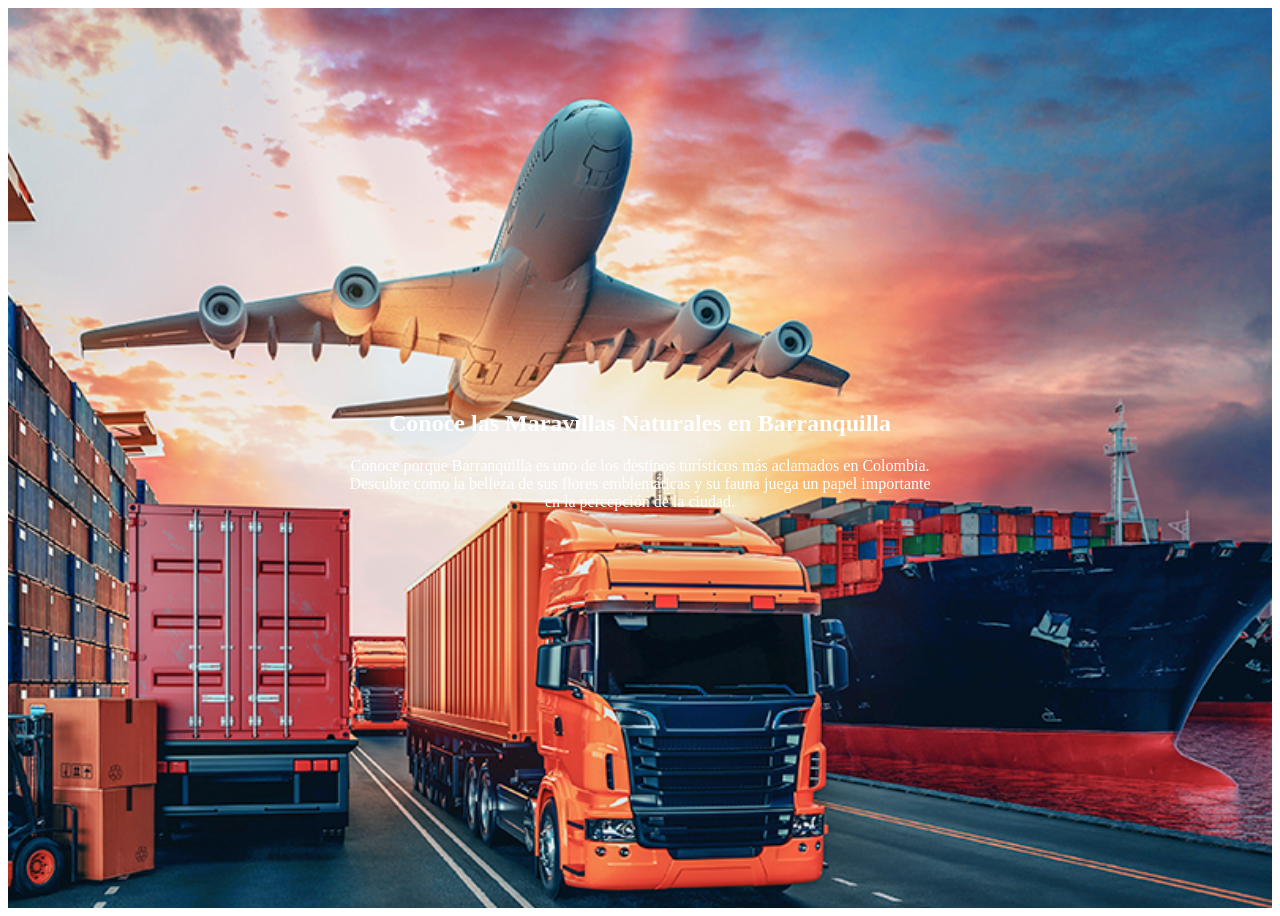
<file: carrousel.html>
<!DOCTYPE html>
<html lang="en">
<head>
    <meta charset="UTF-8">
    <meta name="viewport" content="width=device-width, initial-scale=1.0">
    <link rel="stylesheet" href="/css/prueba.css">
    <title>Document</title>
</head>
<body>
    <div class="contenedor-img1">
        <ul>
            <li>
                <img src="/assets/img-index/6257430.jpg" alt="imagen de fondo">
            </li>
            <li>
                <img src="/assets/img-index/aeropuerto-de-carga.jpg" alt="">
            </li>
            <li>
                <img src="/assets/img-index/BuqueBV.jpg" alt="">
            </li>
            <li>
                <img src="/assets/img-index/puertoBAQ.jpeg" alt="">
            </li>
        </ul>

        <article class="Texto-superpuesto">
            <h2>Conoce las Maravillas Naturales en Barranquilla</h2>
            <p>
                Conoce porque Barranquilla es uno de los destinos turísticos más
                aclamados en Colombia. Descubre como la belleza de sus flores emblemáticas y su fauna juega un papel
                importante
                en la percepción de la ciudad.
            </p>
        </article>
    </div>
</body>
</html>
</file>
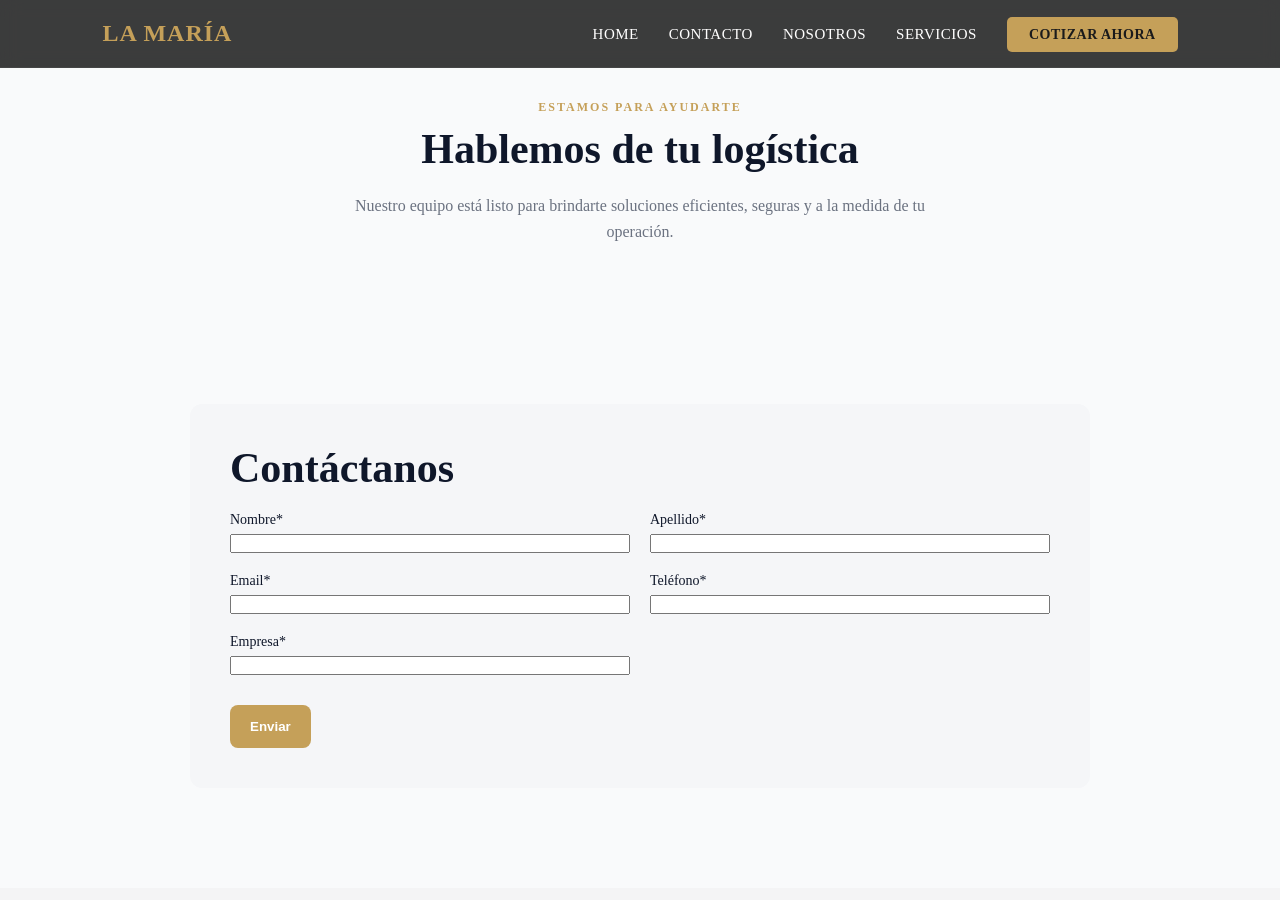
<file: contactos.html>
<!DOCTYPE html>
<html lang="es">
<head>
    <meta charset="UTF-8">
    <meta name="viewport" content="width=device-width, initial-scale=1.0">
    <link rel="stylesheet" href="css/style.css"> 
    <link rel="stylesheet" href="css/index.css">
    <title>Inicio | Contactos</title>
</head>
<body>
    <header>
        <nav class="nav-bar">
            <div class="logo"> 
                <h1>La maría</h1>
            </div>
            <ul class="nav-list">
                <li class="items"><a href="index.html">Home</a></li>
                <li class="items"><a href="contactos.html">Contacto</a></li>
                <li class="items"><a href="nosotros.html">Nosotros</a></li>
                <li class="items"><a href="productos.html">Servicios</a></li>
                <li><a href="productos.html" class="cta-button">Cotizar Ahora</a></li>
            </ul>
        </nav>
    </header>

    <section class="contacto">
    <div class="container-contacto">
        <p class="contacto-subtitle">ESTAMOS PARA AYUDARTE</p>
        <h1 class="contacto-title">
        Hablemos de tu logística
        </h1>
        <p class="contacto-text">
        Nuestro equipo está listo para brindarte soluciones eficientes, seguras y a la medida de tu operación.
        </p>
    </div>
    </section>

    <!-- CONTACTOS -->
    <section class="contacto-formulario">
    <div class="container">
        
        <form class="contacto-form">
        <h2 class="contacto-title">Contáctanos</h2>
        <div class="form-grid">
            <div class="form-group">
            <label>Nombre*</label>
            <input type="text" required>
            </div>

            <div class="form-group">
            <label>Apellido*</label>
            <input type="text" required>
            </div>

            <div class="form-group">
            <label>Email*</label>
            <input type="email" required>
            </div>

            <div class="form-group">
            <label>Teléfono*</label>
            <input type="text" required>
            </div>

            <div class="form-group">
            <label>Empresa*</label>
            <input type="text" required>
            </div>
        </div>

        <button type="submit" class="btn-contacto">
            Enviar
        </button>
        </form>
    </div>
    </section>
</body>
</html>
</file>
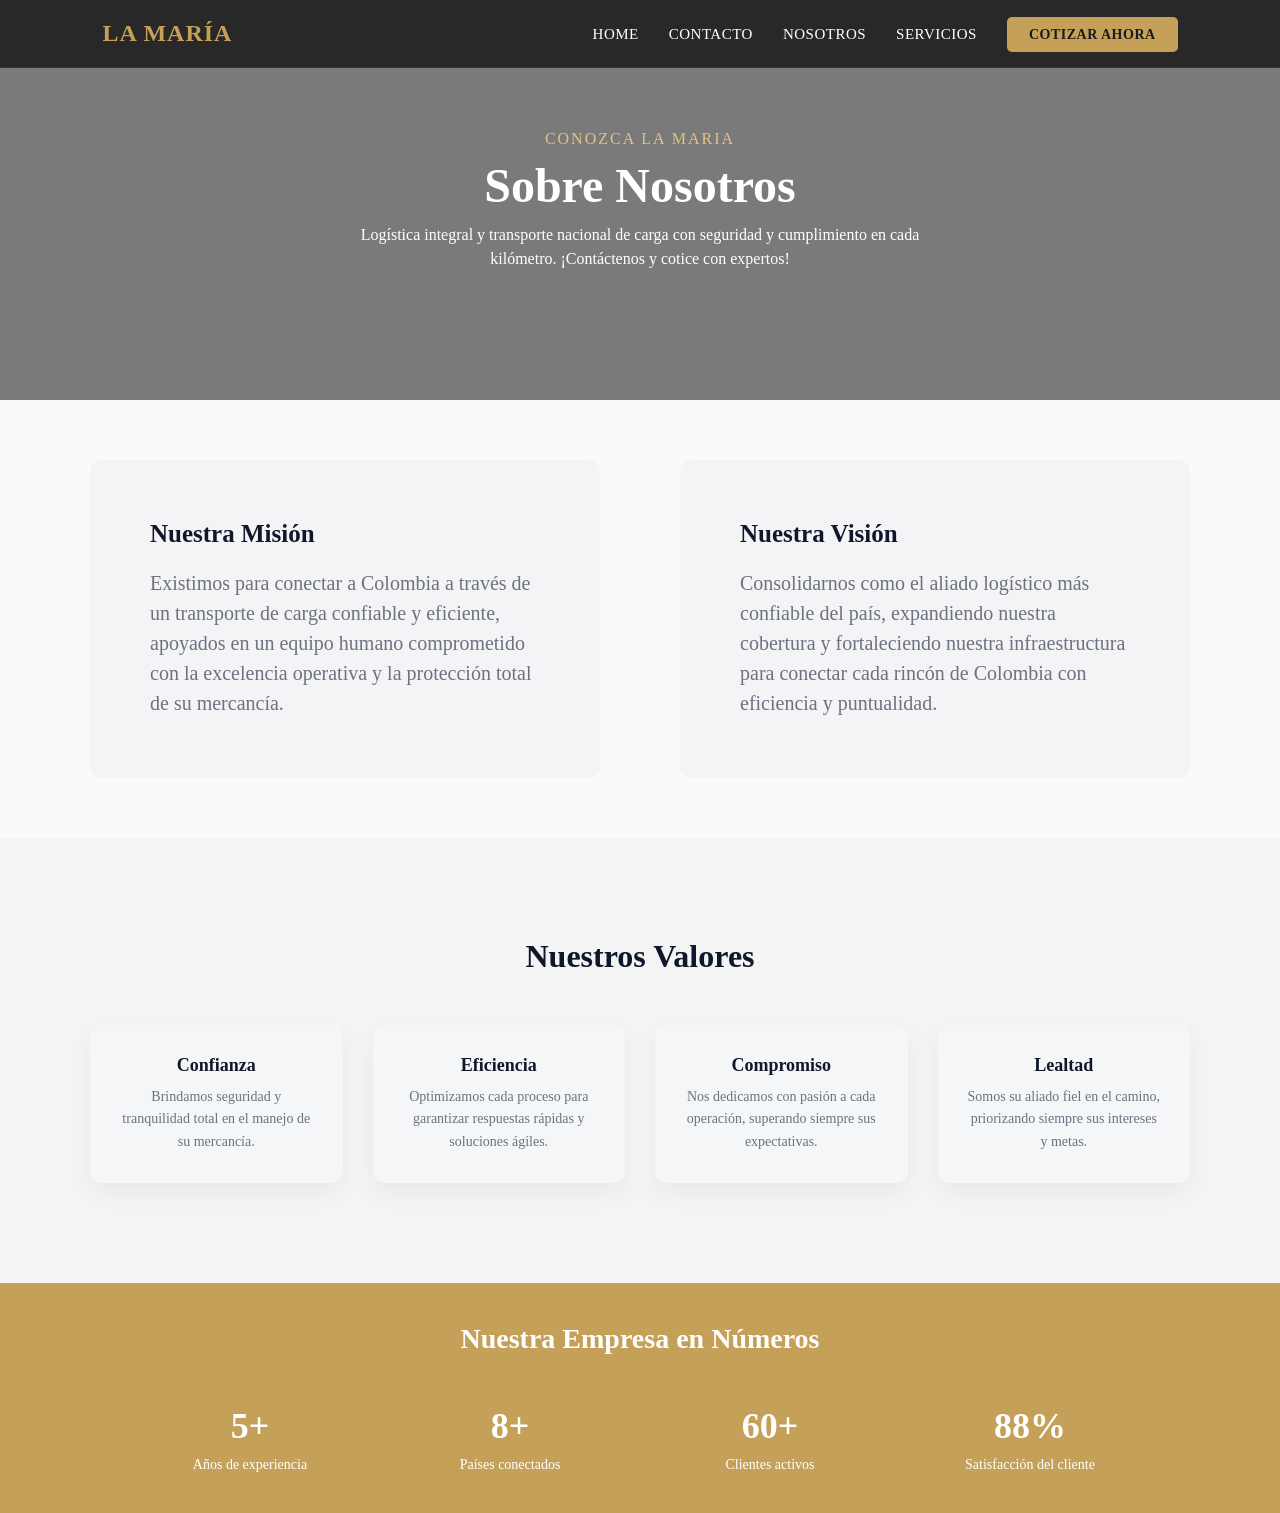
<file: nosotros.html>
<!doctype html>
<html lang="es">
  <head>
    <meta charset="UTF-8" />
    <meta name="viewport" content="width=device-width, initial-scale=1.0" />
    <title>Inicio | Sobre Nosotros</title>
    <link rel="stylesheet" href="css/style.css" />
    <link rel="stylesheet" href="css/index.css">
  </head>

  <body>

    <header>
        <nav class="nav-bar">
            <div class="logo"> 
                <h1>La maría</h1>
            </div>
            <ul class="nav-list">
                <li class="items"><a href="index.html">Home</a></li>
                <li class="items"><a href="contactos.html">Contacto</a></li>
                <li class="items"><a href="nosotros.html">Nosotros</a></li>
                <li class="items"><a href="productos.html">Servicios</a></li>
                
                <li><a href="productos.html" class="cta-button">Cotizar Ahora</a></li>
            </ul>
        </nav>
    </header>

    <!-- NOSOTROS -->
    <section class="contenedor-nosotros">
      <div class="contenido-nosotros">
        <p class="subtitulo">CONOZCA LA MARIA</p>
        <h1>Sobre Nosotros</h1>
        <p class="descripcion">
          Logística integral y transporte nacional de carga con seguridad y
          cumplimiento en cada kilómetro. ¡Contáctenos y cotice con expertos!
        </p>
      </div>
    </section>

    <!-- MISIÓN Y VISIÓN -->

    <section class="mision-vision">
      <div class="mv-contenedor">
        <div class="mv-tarjeta">
          <h2>Nuestra Misión</h2>
          <p>
            Existimos para conectar a Colombia a través de un transporte de
            carga confiable y eficiente, apoyados en un equipo humano
            comprometido con la excelencia operativa y la protección total de su
            mercancía.
          </p>
        </div>

        <div class="mv-tarjeta">
          <h2>Nuestra Visión</h2>
          <p>
            Consolidarnos como el aliado logístico más confiable del país,
            expandiendo nuestra cobertura y fortaleciendo nuestra
            infraestructura para conectar cada rincón de Colombia con eficiencia
            y puntualidad.
          </p>
        </div>
      </div>
    </section>

    <!-- VALORES -->
    <section class="valores">
      <h2>Nuestros Valores</h2>

      <div class="valores-contenedor">
        <div class="valor-tarjeta">
          <h3>Confianza</h3>
          <p>
            Brindamos seguridad y tranquilidad total en el manejo de su
            mercancía.
          </p>
        </div>

        <div class="valor-tarjeta">
          <h3>Eficiencia</h3>
          <p>
            Optimizamos cada proceso para garantizar respuestas rápidas y
            soluciones ágiles.
          </p>
        </div>

        <div class="valor-tarjeta">
          <h3>Compromiso</h3>
          <p>
            Nos dedicamos con pasión a cada operación, superando siempre sus
            expectativas.
          </p>
        </div>

        <div class="valor-tarjeta">
          <h3>Lealtad</h3>
          <p>
            Somos su aliado fiel en el camino, priorizando siempre sus intereses
            y metas.
          </p>
        </div>
      </div>
    </section>

    <!-- ESTADÍSTICAS -->
    <section class="estadisticas">
      <h2>Nuestra Empresa en Números</h2>

      <div class="stats-contenedor">
        <div class="stat-tarjeta">
          <span class="stat-numero">5+</span>
          <p class="stat-etiqueta">Años de experiencia</p>
        </div>

        <div class="stat-tarjeta">
          <span class="stat-numero">8+</span>
          <p class="stat-etiqueta">Países conectados</p>
        </div>

        <div class="stat-tarjeta">
          <span class="stat-numero">60+</span>
          <p class="stat-etiqueta">Clientes activos</p>
        </div>

        <div class="stat-tarjeta">
          <span class="stat-numero">88%</span>
          <p class="stat-etiqueta">Satisfacción del cliente</p>
        </div>
      </div>
    </section>
  </body>
</html>
</file>
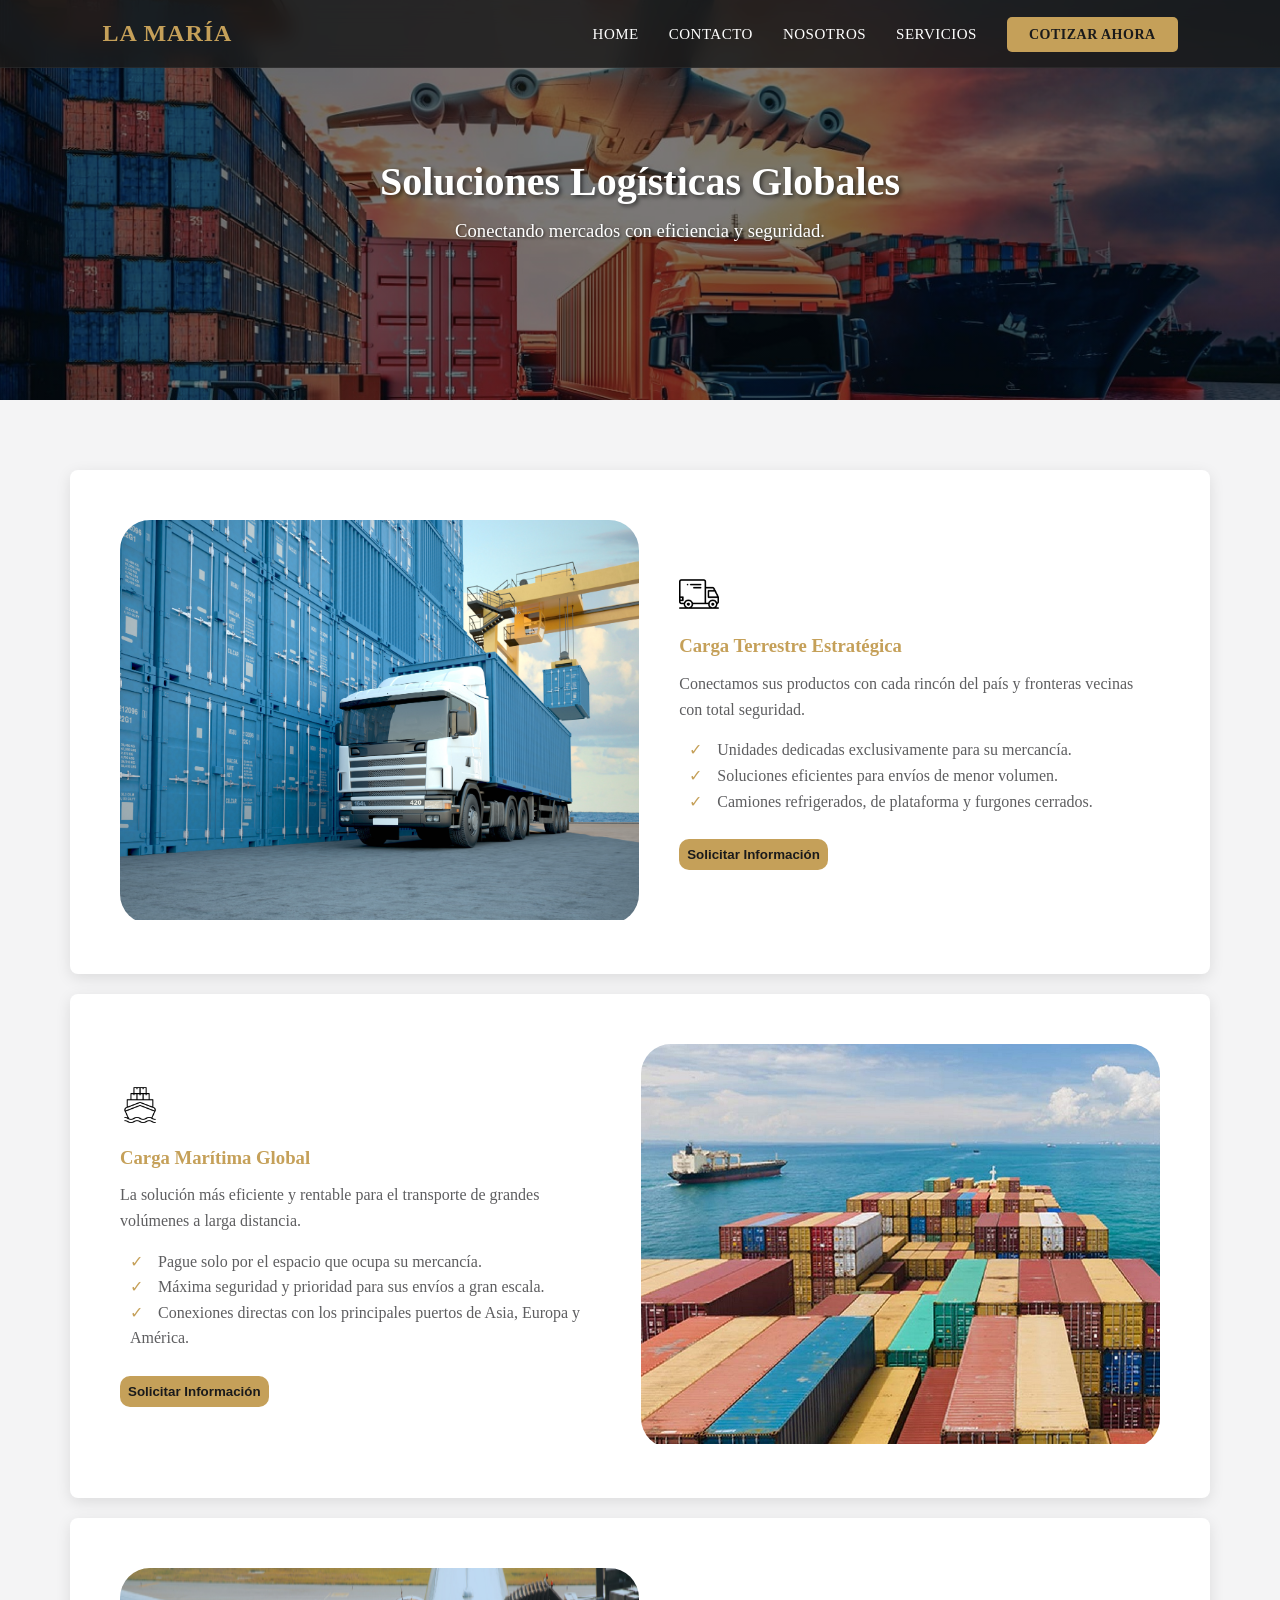
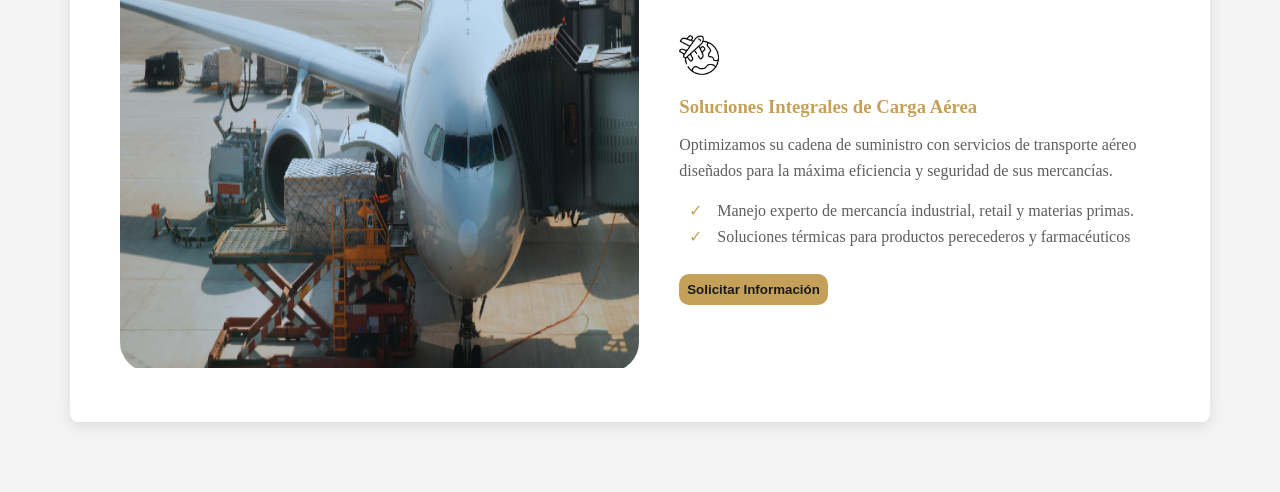
<file: productos.html>
<!DOCTYPE html>
<html lang="en">
<head>
    <meta charset="UTF-8">
    <meta name="viewport" content="width=device-width, initial-scale=1.0">
    <title>Productos</title>
    <link rel="stylesheet" href="css/producto.css">
    <link rel="stylesheet" href="css/style.css">
</head>

<body>
    <header>
        <nav class="nav-bar">
            <div class="logo"> 
                <h1>La maría</h1>
            </div>
            <ul class="nav-list">
                <ul class="nav-list">
                    <li class="items"><a href="index.html">Home</a></li>
                    <li class="items"><a href="contactos.html">Contacto</a></li>
                    <li class="items"><a href="nosotros.html">Nosotros</a></li>
                    <li class="items"><a href="productos.html">Servicios</a></li>
                </ul>
                <li><a href="productos.html" class="cta-button">Cotizar Ahora</a></li>
            </ul>
        </nav>
    </header>
    

    <main class="servicios-main">

        <section class="servicio-enc">

            <h1>Soluciones Logísticas Globales</h1>

            <p>Conectando mercados con eficiencia y seguridad.</p>

        </section>
    
        <section class="servicios-grid-container">

            <article class="servicio-item">

                <div class="servicio-img">
                    <img src="assets/img/CONTENEDOR_SEGURO.jpg" alt="">
                </div>

                <div class="servicio-info">
                    
                    <div class="contenedor-icono">
                        <img class="icono" src="assets/icon/camion.png" alt="icono-camion">

                    </div>
                    
                    <h3>Carga Terrestre Estratégica</h3>

                    <p>Conectamos sus productos con cada rincón del país y fronteras vecinas con total seguridad.</p>

                    <ul class="check-list">
                        <li>Unidades dedicadas exclusivamente para su mercancía.</li>
                        <li>Soluciones eficientes para envíos de menor volumen.</li>
                        <li>Camiones refrigerados, de plataforma y furgones cerrados.</li>
                    </ul>

                    <button> Solicitar Información </button>
                </div>

            </article>

            <article class="servicio-item reverse">

                <div class="servicio-img">
                    <img src="assets/img/transporte-marítimo.jpg" alt="">
                </div>

                <div class="servicio-info">

                    <div class="contenedor-icono">
                        <img class="icono" src="assets/icon/barco-de-carga.png" alt="icono-camion">

                    </div>

                    <h3>Carga Marítima Global</h3>

                    <p>La solución más eficiente y rentable para el transporte de grandes volúmenes a larga distancia.</p>

                    <ul class="check-list">
                        <li>Pague solo por el espacio que ocupa su mercancía.</li>
                        <li>Máxima seguridad y prioridad para sus envíos a gran escala.</li>
                        <li>Conexiones directas con los principales puertos de Asia, Europa y América.</li>
                    </ul>

                    <button> Solicitar Información </button>
                </div>
            </article>

            <article class="servicio-item">

                <div class="servicio-img">
                    <img src="assets/img/palety-2.png" alt="">
                </div>

                <div class="servicio-info">

                    <div class="contenedor-icono">
                        <img class="icono" src="assets/icon/viajes.png" alt="icono-camion">

                    </div>

                    <h3>Soluciones Integrales de Carga Aérea</h3>

                    <p>Optimizamos su cadena de suministro con servicios de transporte aéreo diseñados para la máxima eficiencia y seguridad de sus mercancías.</p>

                    <ul class="check-list">
                        <li>Manejo experto de mercancía industrial, retail y materias primas.</li>
                        <li>Soluciones térmicas para productos perecederos y farmacéuticos</li>
                    </ul>

                    <button> Solicitar Información </button>
                </div>
            </article>
                

        </section>

    </main>


</body>
</html>
</file>
<file: css/prueba.css>
.contenedor-img1 {
    width: 100%;
    height: 900px;
    overflow: hidden;
    position: relative;
}

.contenedor-img1 ul {
    display: flex;
    width: 400%;
    height: 400px;
    margin: 0;
    padding: 0;
    animation: cambio 20s infinite alternate ease;
}

.contenedor-img1 li {
    list-style: none;
    width: 25%;
    height: 100%;
}

.contenedor-img1 img {
    width: 100%;
    height: 900px;
    object-fit: cover;
    display: block;
}

.Texto-superpuesto{
    color: #ffffff;
    position: absolute;
    top: 50%;
    left: 50%;
    transform: translate(-50%, -50%);
    padding: 20px;
    border-radius: 30px;
    transition: all 0.4s ease;
}
.Texto-superpuesto:hover{
    background-color: rgba(0, 0, 0, 0.5);

}
.Texto-superpuesto h2{
    text-align: center;
}
.Texto-superpuesto p{
    text-align: center;
}
@keyframes cambio {
    0% { margin-left: 0%; }
    20% { margin-left: 0%; }

    25% { margin-left: -100%; }
    45% { margin-left: -100%; }

    50% { margin-left: -200%; }
    70% { margin-left: -200%; }

    75% { margin-left: -300%; }
    100% { margin-left: -300%; }
}
</file>
<file: css/style.css>
@charset "UTF-8";
* {
  margin: 0;
  padding: 0;
  box-sizing: border-box;
}

:root {
  /* --- COLORES PRIMARIOS (La identidad de la carga y logística) --- */
  --primario-negro: #1A1A1B;
  /* Para textos, menús y secciones fuertes */
  --primario-blanco: #FFFFFF;
  /* Para fondos limpios y legibilidad */
  --primario-gris-fondo: #F4F4F5;
  /* Para separar secciones (como el footer o cards) */
  /* --- COLORES SECUNDARIOS (El toque Premium y de Acción) --- */
  --secundario-dorado: #C5A059;
  /* El color principal de botones y logos */
  --secundario-dorado-luz: #E2C285;
  /* Para efectos hover o detalles sutiles */
  --secundario-gris-texto: #5E5E60;
  /* Para textos menos importantes (descripciones) */
  --sombra-suave: rgba(0, 0, 0, 0.05);
  --sombra-media: rgba(0, 0, 0, 0.5);
  --sombre-fuerte: rgba(197, 160, 89, 0.2);
  --letra-suave: rgba(255, 255, 255, 0.9);
}

body {
  background-color: var(--primario-gris-fondo);
}

.nav-bar {
  width: 100%;
  position: fixed;
  top: 0;
  left: 0;
  z-index: 900;
  display: flex;
  justify-content: space-between;
  align-items: center;
  padding: 20px 8%;
  background-color: rgba(26, 26, 27, 0.85);
  backdrop-filter: blur(10px);
  border-bottom: 1px solid rgba(255, 255, 255, 0.05);
  transition: all 0.3s ease;
}

.logo h1 {
  color: var(--secundario-dorado);
  font-size: 24px;
  font-weight: 700;
  letter-spacing: 1px;
  text-transform: uppercase;
}

.nav-list {
  list-style: none;
  display: flex;
  align-items: center;
  gap: 30px;
}
.nav-list li a {
  text-decoration: none;
  color: var(--primario-blanco);
  font-size: 15px;
  font-weight: 500;
  text-transform: uppercase;
  letter-spacing: 0.5px;
  transition: color 0.3s ease;
  position: relative;
}
.nav-list li a:hover::after {
  width: 100%;
}
.nav-list li a:hover {
  color: var(--secundario-dorado-luz);
}

.nav-bar .cta-button {
  padding: 10px 22px;
  background-color: var(--secundario-dorado);
  color: var(--primario-negro);
  border-radius: 5px;
  font-weight: 700;
  font-size: 14px;
  text-decoration: none;
  transition: background 0.3s ease, transform 0.2s ease;
}
.nav-bar .cta-button:hover {
  background-color: var(--secundario-dorado-luz);
  color: var(--primario-negro);
  transform: translateY(-2px);
}

/* Nosotros */
.subtitulo {
  color: #E2C285;
  letter-spacing: 2px;
}

.contenedor-nosotros {
  background-image: linear-gradient(rgba(0, 0, 0, 0.5), rgba(0, 0, 0, 0.5)), url("https://plus.unsplash.com/premium_photo-1661963219843-f1a50a6cfcd3?q=80&w=1470&auto=format&fit=crop&ixlib=rb-4.1.0&ixid=M3wxMjA3fDB8MHxwaG90by1wYWdlfHx8fGVufDB8fHx8fA%3D%3D");
  background-size: cover;
  background-position: center;
  display: flex;
  justify-content: center;
  align-items: center;
  height: 400px;
  color: white;
  text-align: center;
}

.contenido-nosotros h1 {
  font-size: 3rem;
  margin: 10px 0;
}

.descripcion {
  max-width: 600px;
  margin-left: auto;
  margin-right: auto;
  line-height: 1.5;
}

/*MISIÓN Y VISIÓN*/
.mision-vision {
  padding: 60px 10px;
  background: #f9fafb;
}

.mv-contenedor {
  display: flex;
  justify-content: center;
  gap: 80px;
  max-width: 1100px;
  margin: 0 auto;
}

.mv-tarjeta {
  flex: 1;
  max-width: 550px;
  background: rgba(243, 243, 245, 0.8156862745);
  padding: 60px;
  border-radius: 12px;
}

.mv-tarjeta h2 {
  font-size: 25px;
  margin-bottom: 20px;
  color: #0f172a;
}

.mv-tarjeta p {
  font-size: 20px;
  line-height: 1.5;
  color: #6b7280;
}

/* Valores */
.valores {
  padding: 100px 20px;
  text-align: center;
  background-color: #F4F4F5;
}

.valores h2 {
  font-size: 32px;
  margin-bottom: 50px;
  color: #0f172a;
}

.valores-contenedor {
  display: grid;
  grid-template-columns: repeat(4, 1fr);
  gap: 30px;
  max-width: 1100px;
  margin: 0 auto;
}

.valor-tarjeta {
  background: #f5f6f8;
  padding: 30px;
  border-radius: 12px;
  box-shadow: 0 10px 25px rgba(0, 0, 0, 0.05);
  transition: 0.3s;
}

.valor-tarjeta h3 {
  font-size: 18px;
  margin-bottom: 10px;
  color: #0f172a;
}

.valor-tarjeta p {
  font-size: 14px;
  color: #6b7280;
  line-height: 1.6;
}

/* Estadisticas */
.estadisticas {
  background: #C5A059;
  color: #ffffff;
  text-align: center;
  padding: 40px 20px;
}

.estadisticas h2 {
  font-size: 28px;
  margin-bottom: 50px;
}

.stats-contenedor {
  display: grid;
  grid-template-columns: repeat(4, 1fr);
  max-width: 1000px;
  margin: 0 auto;
  gap: 40px;
}

.stat-tarjeta {
  display: flex;
  flex-direction: column;
  align-items: center;
}

.stat-numero {
  font-size: 36px;
  font-weight: bold;
  margin-bottom: 10px;
}

.stat-etiqueta {
  font-size: 14px;
}

/* CONTACTO */
.contacto {
  padding: 100px 20px 60px;
  text-align: center;
  background-color: #f9fafb;
}

.contacto-subtitle {
  color: #C5A059;
  font-size: 12px;
  letter-spacing: 2px;
  margin-bottom: 10px;
  font-weight: bold;
}

.contacto-title {
  font-size: 42px;
  font-weight: bold;
  color: #0f172a;
  margin-bottom: 20px;
}

.contacto-text {
  max-width: 600px;
  margin: 0 auto;
  font-size: 16px;
  color: #6b7280;
  line-height: 1.6;
}

.contacto-formulario {
  padding: 100px 20px;
  background: #f9fafb;
}

.contacto-form {
  background: #f5f6f8;
  padding: 40px;
  border-radius: 12px;
  max-width: 900px;
  margin: 0 auto;
}

.form-grid {
  display: grid;
  grid-template-columns: repeat(2, 1fr);
  gap: 20px;
}

.form-group {
  display: flex;
  flex-direction: column;
}

.form-group label {
  margin-bottom: 6px;
  font-size: 14px;
  color: #0f172a;
}

.form-group input .form-group select {
  padding: 12px;
  border-radius: 8px;
  border: 1px solid #d1d5db;
  font-size: 14px;
  outline: none;
  transition: 0.2s;
}

.btn-contacto {
  margin-top: 30px;
  padding: 14px 20px;
  background: #C5A059;
  color: white;
  border: none;
  border-radius: 8px;
  cursor: pointer;
  font-weight: bold;
  transition: 0.3s;
}

/*# sourceMappingURL=style.css.map */
</file>
<file: css/index.css>
@import "style.css";
.hero-section {
  background: linear-gradient(rgba(10, 20, 30, 0.7), rgba(10, 20, 30, 0.8)), url("https://images.unsplash.com/photo-1586528116311-ad8dd3c8310d?q=80&w=2070&auto=format&fit=crop");
  background-size: cover;
  background-position: center;
  background-attachment: fixed;
  width: 100%;
  height: 100vh;
  display: flex;
  flex-direction: column;
  align-items: center;
  justify-content: center;
  text-align: center;
  padding: 0 20px;
  color: var(--primario-blanco);
}
.hero-section h1 {
  font-size: 4.5rem;
  width: 100%;
  max-width: 900px;
  margin-bottom: 20px;
  color: var(--primario-blanco);
  font-weight: 700;
  line-height: 1.1;
}
.hero-section h1 span {
  color: var(--secundario-dorado-luz);
}
.hero-section p {
  font-size: 1.2rem;
  max-width: 700px;
  margin: 0 auto 45px auto;
  color: var(--letra-suave);
  line-height: 1.6;
}
.hero-section a button {
  width: 220px;
  height: 60px;
  border-radius: 5px;
  font-weight: 700;
  font-size: 16px;
  cursor: pointer;
  transition: all 0.3s ease;
  border: none;
  text-transform: uppercase;
}

.badge {
  background-color: rgba(255, 255, 255, 0.1);
  padding: 8px 20px;
  border-radius: 50px;
  font-size: 14px;
  text-transform: uppercase;
  letter-spacing: 1px;
  border: 1px solid rgba(255, 255, 255, 0.2);
  margin-bottom: 25px;
  display: inline-block;
  color: var(--letra-suave);
}

.hero-buttons {
  display: flex;
  gap: 20px;
  justify-content: center;
}

.button-heroes button {
  background-color: var(--secundario-dorado);
  color: var(--primario-negro);
  box-shadow: 0 4px 15px rgba(197, 160, 89, 0.3);
}

.button-heroes button:hover {
  background-color: var(--secundario-dorado-luz);
  transform: translateY(-3px);
}

.button-heroe button {
  background-color: transparent !important;
  border: 2px solid var(--secundario-dorado-luz) !important;
  color: var(--primario-blanco) !important;
  margin-left: 0;
}

.button-heroe button:hover {
  background-color: rgba(226, 194, 133, 0.1) !important;
  transform: translateY(-3px);
}

.our-servcies-preview {
  padding: 100px 0;
  background-color: var(--primario-gris-fondo);
}

.services-content {
  max-width: 1200px;
  margin: 0 auto;
  padding: 0 20px;
}

.service-header {
  text-align: center;
  margin-bottom: 60px;
}

.sub-title {
  color: var(--secundario-dorado);
  text-transform: uppercase;
  font-weight: 700;
  letter-spacing: 2px;
  font-size: 14px;
  display: block;
  margin-bottom: 10px;
}

.title-main {
  color: var(--primario-negro);
  font-size: 2.5rem;
  margin-bottom: 20px;
  font-weight: 800;
}

.desc-main {
  color: var(--secundario-gris-texto);
  max-width: 800px;
  margin: 0 auto;
  font-size: 1.1rem;
  line-height: 1.7;
}

.cards {
  display: grid;
  grid-template-columns: repeat(auto-fit, minmax(350px, 1fr));
  gap: 30px;
}

.card {
  background: var(--primario-blanco);
  padding: 40px;
  border-radius: 12px;
  border: 1px solid rgba(0, 0, 0, 0.03);
  box-shadow: 0 10px 30px rgba(0, 0, 0, 0.05);
  transition: all 0.4s cubic-bezier(0.165, 0.84, 0.44, 1);
  display: flex;
  flex-direction: column;
  align-items: flex-start;
  text-align: left;
}

.card:hover {
  transform: translateY(-10px);
  box-shadow: 0 20px 40px rgba(0, 0, 0, 0.1);
  border-color: var(--secundario-dorado-luz);
}

.icon-box {
  width: 60px;
  height: 60px;
  background-color: rgba(197, 160, 89, 0.1);
  border-radius: 10px;
  display: flex;
  align-items: center;
  justify-content: center;
  margin-bottom: 25px;
  transition: 0.3s;
}

.card:hover .icon-box {
  background-color: var(--secundario-dorado);
}

.card img {
  width: 32px;
  height: 32px;
  transition: 0.3s;
}

.card:hover img {
  filter: brightness(0) invert(1);
}

.card h3 {
  color: var(--primario-negro);
  font-size: 1.4rem;
  margin-bottom: 15px;
  font-weight: 700;
}

.card p {
  color: var(--secundario-gris-texto);
  font-size: 1rem;
  line-height: 1.6;
  margin-bottom: 20px;
  flex-grow: 1;
}

.learn-more {
  color: var(--secundario-dorado);
  text-decoration: none;
  font-weight: 700;
  font-size: 14px;
  transition: 0.3s;
}

.learn-more:hover {
  color: var(--primario-negro);
  padding-left: 5px;
}

.historia-maria,
.ubicacion-actual {
  padding: 80px 5%;
}

.ubicacion-actual {
  background-color: var(--primario-gris-fondo);
}

.presencia-container {
  max-width: 1200px;
  margin: 0 auto;
  display: flex;
  flex-wrap: wrap;
  gap: 40px;
  align-items: center;
}

.presencia-content {
  flex: 1 1 500px;
}

.presencia-sidebar {
  flex: 1 1 350px;
  background: white;
  padding: 30px;
  border-radius: 15px;
  box-shadow: 0 10px 30px rgba(0, 0, 0, 0.05);
}

.badge-iata {
  background: var(--secundario-dorado);
  color: var(--primario-negro);
  padding: 5px 15px;
  border-radius: 5px;
  font-weight: 800;
  display: inline-block;
  margin-bottom: 15px;
  font-size: 0.8rem;
}

.map-container {
  margin-top: 20px;
  border: 2px solid var(--secundario-dorado-luz);
  border-radius: 12px;
  overflow: hidden;
}

.info-item {
  margin: 10px 0;
  border-bottom: 1px solid #eee;
  padding-bottom: 5px;
}

.info-item strong {
  color: var(--secundario-dorado);
}

.mosaico-galeria {
  padding: 100px 0;
  background-color: var(--primario-gris-fondo);
}

.mosaico-content {
  max-width: 1400px;
  margin: 0 auto;
  padding: 0 20px;
}

.mosaico-header {
  text-align: center;
  margin-bottom: 60px;
}

.mosaico-header .sub-title {
  color: var(--secundario-dorado);
  text-transform: uppercase;
  font-weight: 700;
  letter-spacing: 2px;
  font-size: 14px;
  margin-bottom: 10px;
  display: block;
}

.mosaico-header .title-main {
  color: var(--primario-negro);
  font-size: 2.5rem;
  margin-bottom: 20px;
}

.mosaico-header .desc-main {
  color: var(--secundario-gris-texto);
  max-width: 800px;
  margin: 0 auto;
  line-height: 1.6;
}

.carrousel-container {
  width: 100%;
  height: 900px;
  overflow: hidden;
  position: relative;
  margin: 0;
  padding: 0;
}
.carrousel-container ul {
  display: flex;
  width: 600%;
  height: 400px;
  margin: 0;
  padding: 0;
  animation: cambio 20s infinite alternate ease;
}
.carrousel-container li {
  list-style: none;
  width: 16.6%;
  height: 100%;
}
.carrousel-container img {
  width: 100%;
  height: 900px;
  object-fit: cover;
  display: block;
}

@keyframes cambio {
  /* Imagen 1 */
  0%, 13% {
    margin-left: 0%;
  }
  /* Imagen 2 */
  16%, 29% {
    margin-left: -100%;
  }
  /* Imagen 3 */
  32%, 45% {
    margin-left: -200%;
  }
  /* Imagen 4 */
  48%, 61% {
    margin-left: -300%;
  }
  /* Imagen 5 */
  64%, 77% {
    margin-left: -400%;
  }
  /* Imagen 6 */
  80%, 100% {
    margin-left: -500%;
  }
}
.julio-rojas {
  padding: 80px 5%;
  background-color: var(--primario-blanco);
}

.video-wrapper {
  position: relative;
  padding-bottom: 56.25%;
  height: 0;
  overflow: hidden;
  border-radius: 15px;
  box-shadow: 0 20px 40px rgba(0, 0, 0, 0.2);
  border: 3px solid var(--secundario-dorado-luz);
}

.video-wrapper iframe {
  position: absolute;
  top: 0;
  left: 0;
  width: 100%;
  height: 100%;
}

.video-vallenato {
  flex: 1 1 500px;
}

.video-info {
  flex: 1 1 350px;
  padding: 20px;
}

.frase-vallenata {
  margin-top: 25px;
  font-style: italic;
  font-size: 1.2rem;
  color: var(--secundario-dorado);
  border-left: 4px solid var(--secundario-dorado);
  padding-left: 15px;
  font-weight: 500;
}

.presencia-container {
  display: flex;
  flex-wrap: wrap;
  gap: 40px;
  align-items: center;
}

/*# sourceMappingURL=index.css.map */
</file>
<file: css/producto.css>
@import 'style.css';

body{
    background-color: var(--primario-negro);
}


.servicios-main{
    background-color: var(--primario-gris-fondo);

    
}

.servicio-enc {
    display: flex;
    flex-direction: column;
    justify-content: center; 
    align-items: center;    
    text-align: center;
    

    background-image: linear-gradient(rgba(0, 0, 0, 0.5), rgba(0, 0, 0, 0.5)), 
                      url(../assets/img/image_2025-04-15_10-14-04.png);
    
    background-repeat: no-repeat;
    background-size: cover;    
    background-position: center; 
    
   
    height: 400px;  

    color: var(--primario-blanco);
    padding: 0 20px;           
}

.servicio-enc h1 {
    font-size: 30pt;
    margin-bottom: 15px;
    text-shadow: 2px 2px 4px rgba(0, 0, 0, 0.6);
}

.servicio-enc p {
    font-size: 14pt;
    text-shadow: 1px 1px 3px rgba(0, 0, 0, 0.6);
}

.servicios-grid-container{
    /* display: grid;
    grid-template-columns: repeat(2,1fr);
    gap: 20px; */
    padding: 30px;
    margin-top: 20px;

    margin:20px auto;
    max-width: 1200px;

}

.servicio-item{

    background-color: var(--primario-blanco);
    border-radius: 8px;
    padding: 30px;

    display: flex;
    flex-direction: row;
    align-items: center;
    text-align: center;

    box-shadow: 0 4px 15px rgba(0,0,0,0.1);
    margin: 20px 0;
}

/* version revertida  */
.servicio-item.reverse{
    flex-direction: row-reverse;
 
}


.servicio-img{
    /* background-color: antiquewhite; */

    width: 50%;
    height:auto;
    margin: 20px;
    overflow: hidden;
    border-radius: 30px;
    
}

.servicio-img img{
    width: 100%;
    height: 400px;
    transition: transform 0.3s ease;

    
}

.servicio-img img:hover{
    
    transform: scale(1.1);
}

.servicio-info{
    width: 50%;
    /* background-color: aquamarine; */
    padding: 20px;
    color: var(--secundario-gris-texto);

    text-align: initial;
    line-height: 1.6;
    
}

.servicio-info h3{
    color: var(--secundario-dorado);
    margin: 10px 0;

}

.servicio-info p{
    margin-bottom: 15px;
    
}

.check-list{
    padding-left: 10px;
    margin-bottom: 15px;
    list-style: none;
}

.check-list li::before{
    content: "✓";
    color: var(--secundario-dorado);
    margin-right: 15px;

}




.icono{
    width: 40px;
    
}

.servicio-item button{
    padding: 8px;
    color: var(--primario-negro);
    background-color: var(--secundario-dorado);
    border: none;
    border-radius: 10px;
    
    font-weight: bold;
    
    margin-top: 10px;
}

.servicio-item button:hover{
    background-color: var(--secundario-dorado-luz);
    color: var(--secundario-gris-texto);
}
</file>
